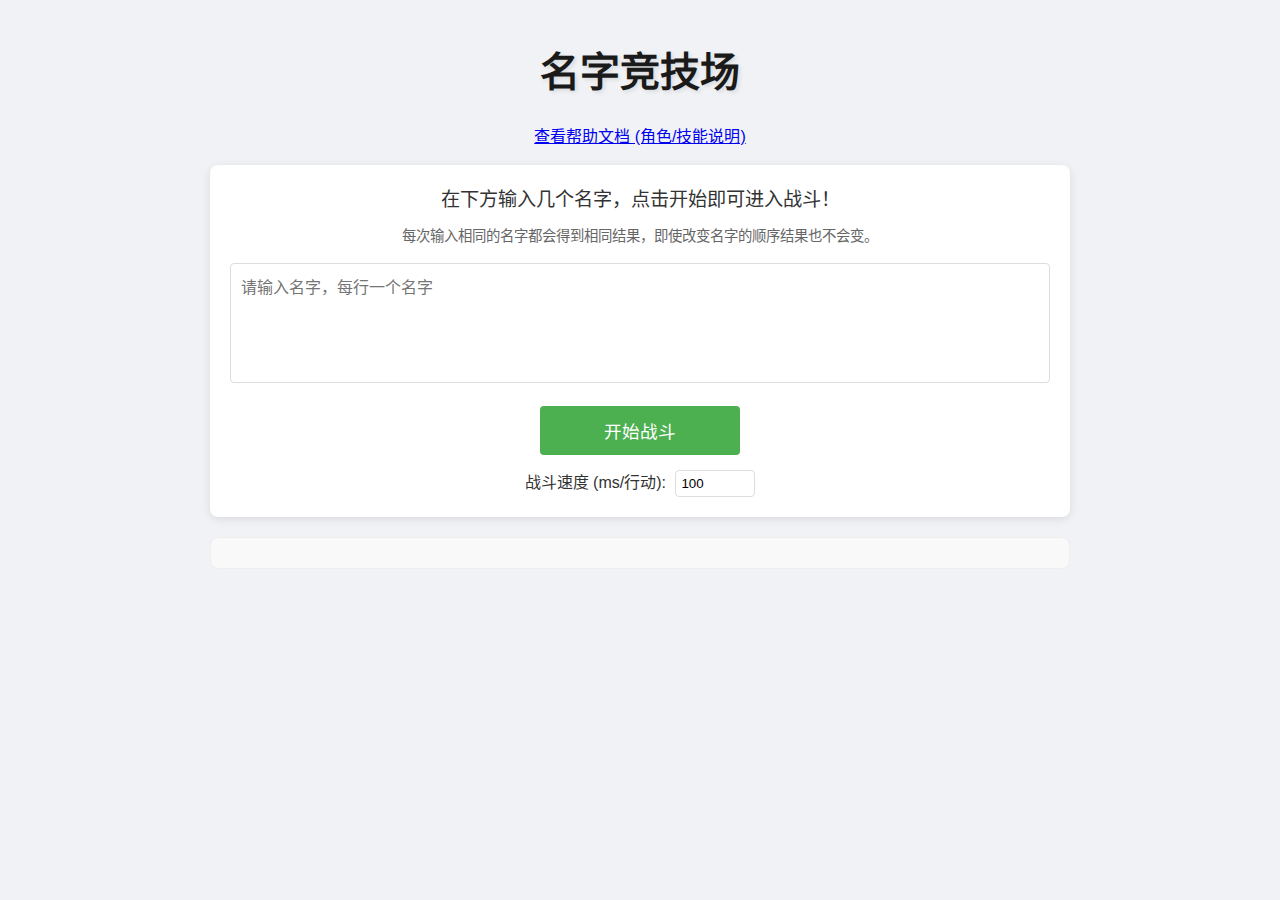
<file: index.html>
<!DOCTYPE html>
<html lang="zh-CN">
<head>
  <meta charset="UTF-8">
  <meta name="viewport" content="width=device-width, initial-scale=1.0">
  <title>名字竞技场</title>
  <link rel="stylesheet" href="./styles.css">
</head>
<body>
  <div class="container">
    <h1>名字竞技场</h1>
    <div style="text-align: center; margin-bottom: 15px;">
      <a href="./help.html" target="_blank">查看帮助文档 (角色/技能说明)</a>
    </div>
    <div class="input-area">
      <p class="description">在下方输入几个名字，点击开始即可进入战斗！</p>
      <p class="sub-description">每次输入相同的名字都会得到相同结果，即使改变名字的顺序结果也不会变。</p>
      <textarea id="names-input" placeholder="请输入名字，每行一个名字"></textarea>
      <button id="start-battle">开始战斗</button>
      <div class="speed-control">
        <label for="battle-speed">战斗速度 (ms/行动): </label>
        <input type="number" id="battle-speed" value="100" min="0" max="2000" step="50">
      </div>
    </div>
    <div id="health-bars" class="health-bars-container"></div>
    <div class="battle-area" id="battle-area">
      <div class="battle-log" id="battle-log"></div>
      <div class="battle-result" id="battle-result"></div>
    </div>
  </div>
  <script src="./scripts/utils.js"></script>
  <script src="./scripts/character.js"></script>
  <script src="./scripts/skills.js"></script>
  <script src="./scripts/battle.js"></script>
  <script src="./scripts/main.js"></script>
</body>
</html>
</file>
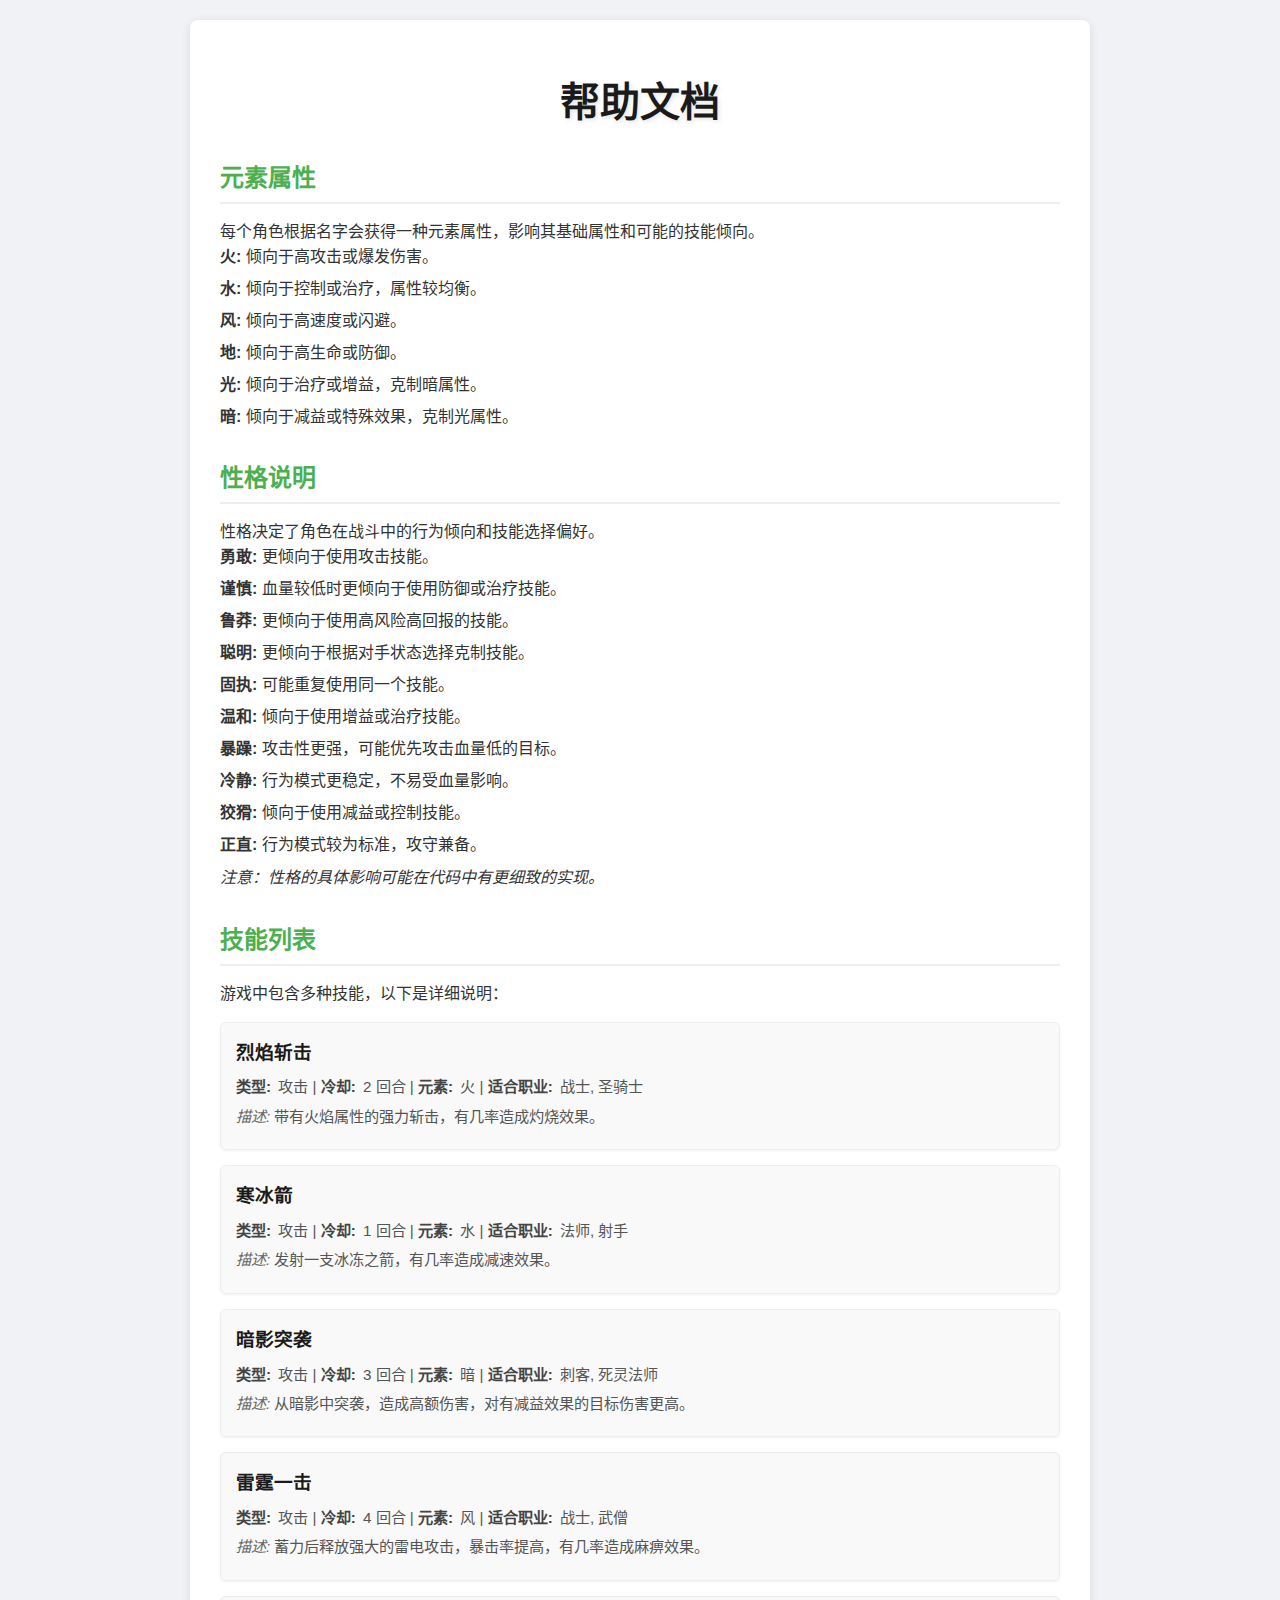
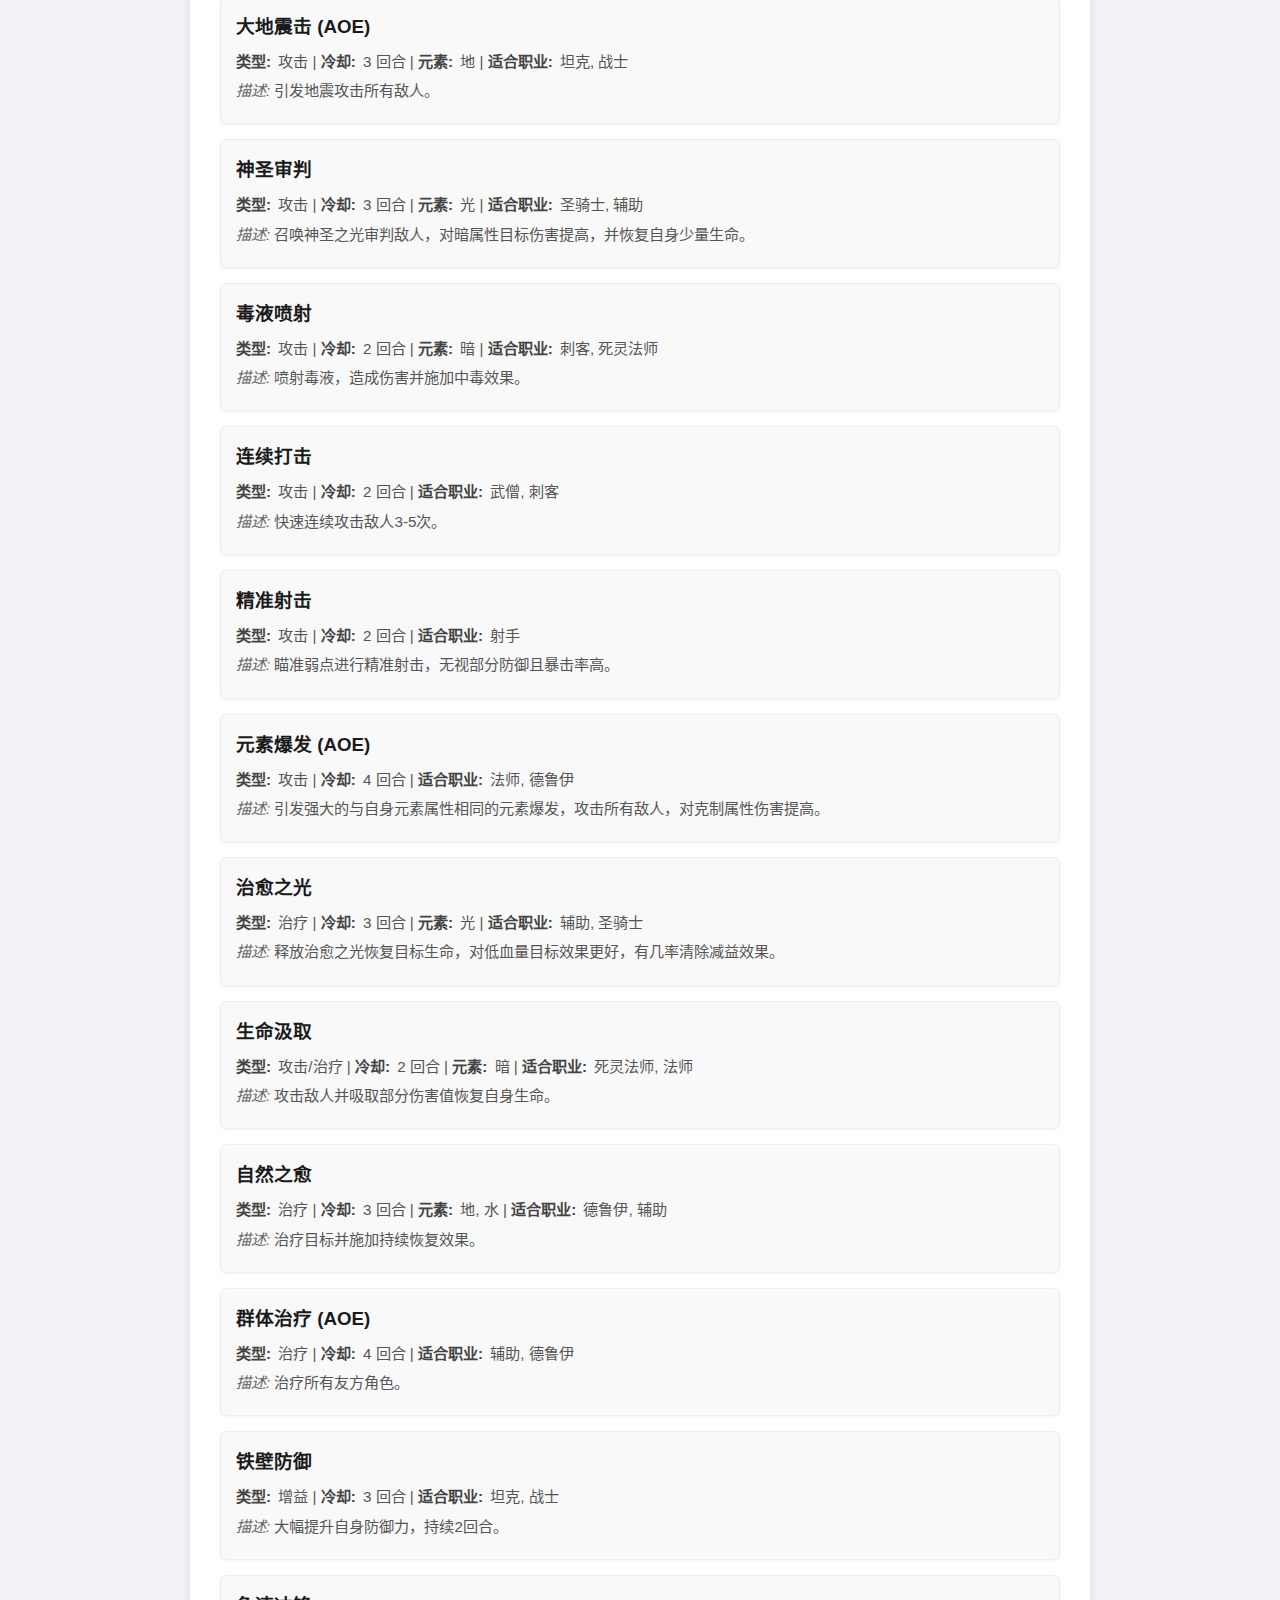
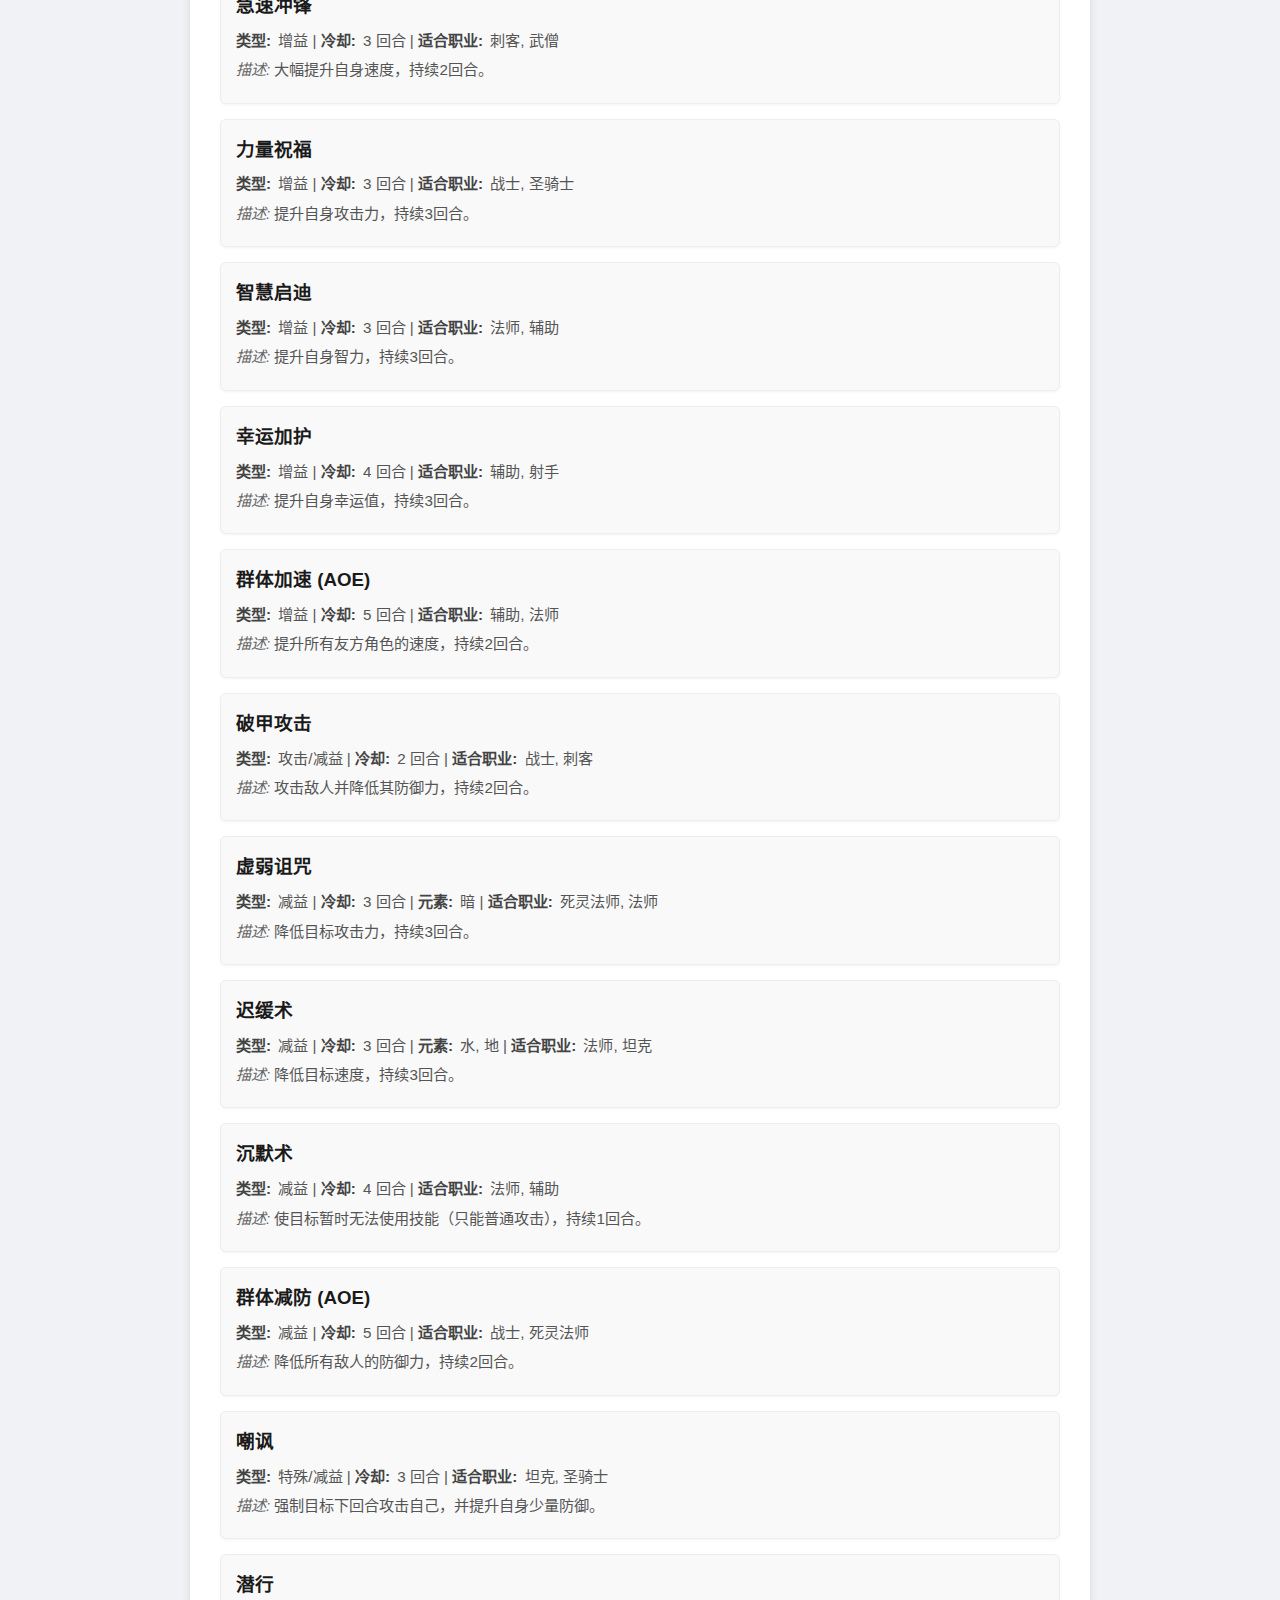
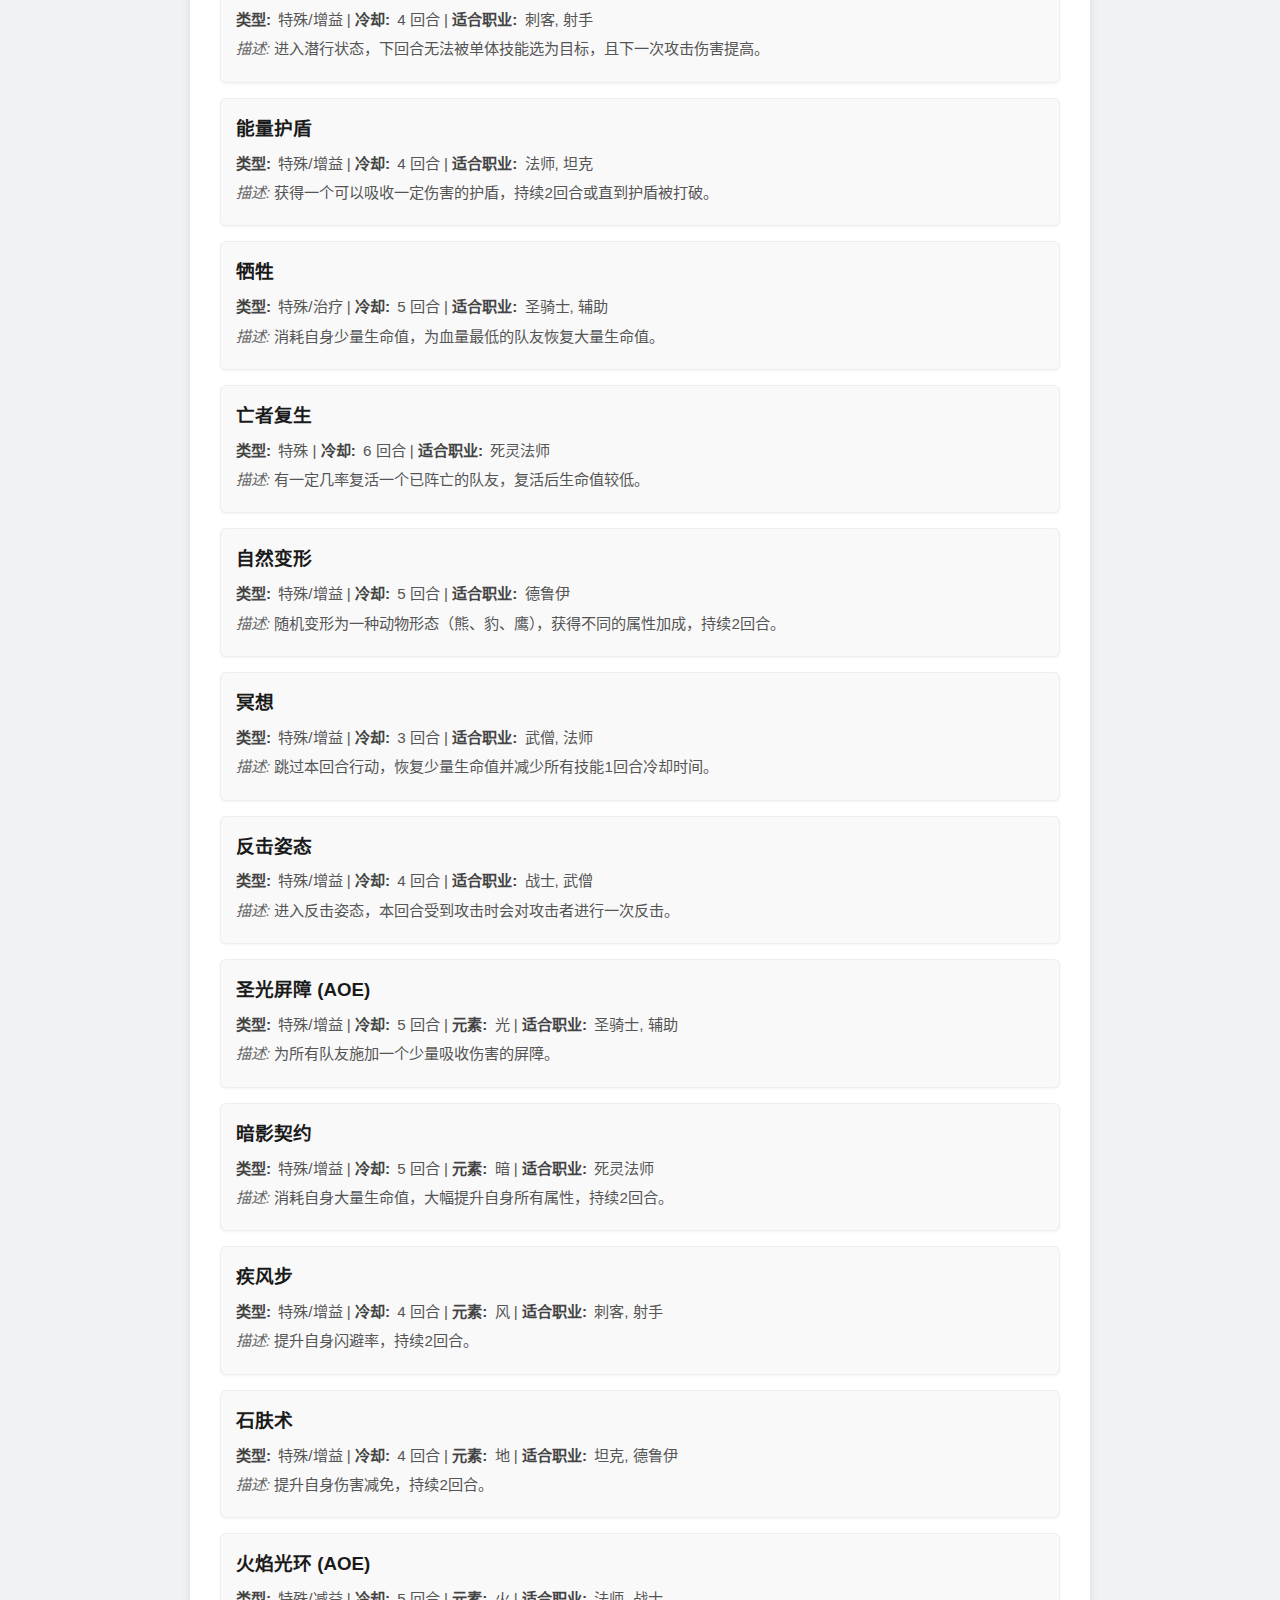
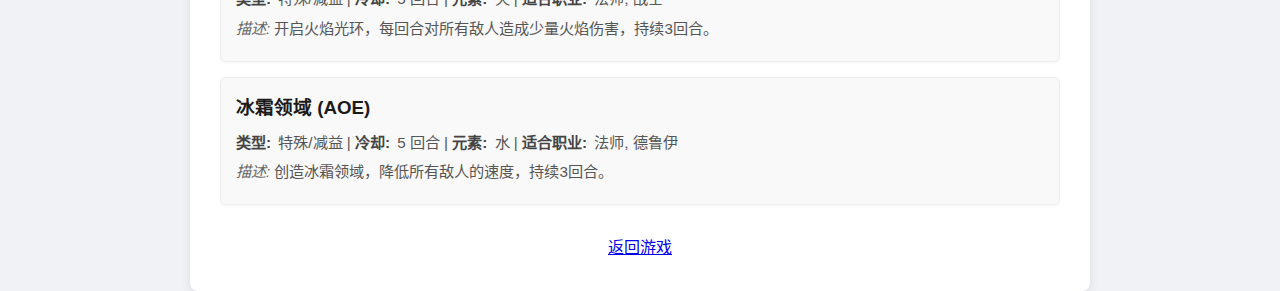
<file: help.html>
<!DOCTYPE html>
<html lang="zh-CN">
<head>
  <meta charset="UTF-8">
  <meta name="viewport" content="width=device-width, initial-scale=1.0">
  <title>名字竞技场 - 帮助文档</title>
  <link rel="stylesheet" href="./styles.css"> <!-- 链接到现有的样式表 -->
  <!-- 稍后可以在 styles.css 中添加 help 页面的特定样式 -->
</head>
<body>
  <div class="container help-container"> <!-- 添加 help-container 类以便添加特定样式 -->
    <h1>帮助文档</h1>

    <section id="elements">
      <h2>元素属性</h2>
      <p>每个角色根据名字会获得一种元素属性，影响其基础属性和可能的技能倾向。</p>
      <ul id="element-list">
        <li><strong>火:</strong> 倾向于高攻击或爆发伤害。</li>
        <li><strong>水:</strong> 倾向于控制或治疗，属性较均衡。</li>
        <li><strong>风:</strong> 倾向于高速度或闪避。</li>
        <li><strong>地:</strong> 倾向于高生命或防御。</li>
        <li><strong>光:</strong> 倾向于治疗或增益，克制暗属性。</li>
        <li><strong>暗:</strong> 倾向于减益或特殊效果，克制光属性。</li>
      </ul>
    </section>

    <section id="personalities">
      <h2>性格说明</h2>
      <p>性格决定了角色在战斗中的行为倾向和技能选择偏好。</p>
      <ul id="personality-list">
        <li><strong>勇敢:</strong> 更倾向于使用攻击技能。</li>
        <li><strong>谨慎:</strong> 血量较低时更倾向于使用防御或治疗技能。</li>
        <li><strong>鲁莽:</strong> 更倾向于使用高风险高回报的技能。</li>
        <li><strong>聪明:</strong> 更倾向于根据对手状态选择克制技能。</li>
        <li><strong>固执:</strong> 可能重复使用同一个技能。</li>
        <li><strong>温和:</strong> 倾向于使用增益或治疗技能。</li>
        <li><strong>暴躁:</strong> 攻击性更强，可能优先攻击血量低的目标。</li>
        <li><strong>冷静:</strong> 行为模式更稳定，不易受血量影响。</li>
        <li><strong>狡猾:</strong> 倾向于使用减益或控制技能。</li>
        <li><strong>正直:</strong> 行为模式较为标准，攻守兼备。</li>
      </ul>
      <p><em>注意：性格的具体影响可能在代码中有更细致的实现。</em></p>
    </section>

    <section id="skills">
      <h2>技能列表</h2>
      <p>游戏中包含多种技能，以下是详细说明：</p>
      <div id="skill-list">
           <div class="skill-item">
             <h3>烈焰斩击</h3>
             <p><strong>类型:</strong> 攻击 | <strong>冷却:</strong> 2 回合 | <strong>元素:</strong> 火 | <strong>适合职业:</strong> 战士, 圣骑士</p>
             <p><em>描述:</em> 带有火焰属性的强力斩击，有几率造成灼烧效果。</p>
           </div>
           <div class="skill-item">
             <h3>寒冰箭</h3>
             <p><strong>类型:</strong> 攻击 | <strong>冷却:</strong> 1 回合 | <strong>元素:</strong> 水 | <strong>适合职业:</strong> 法师, 射手</p>
             <p><em>描述:</em> 发射一支冰冻之箭，有几率造成减速效果。</p>
           </div>
           <div class="skill-item">
             <h3>暗影突袭</h3>
             <p><strong>类型:</strong> 攻击 | <strong>冷却:</strong> 3 回合 | <strong>元素:</strong> 暗 | <strong>适合职业:</strong> 刺客, 死灵法师</p>
             <p><em>描述:</em> 从暗影中突袭，造成高额伤害，对有减益效果的目标伤害更高。</p>
           </div>
           <div class="skill-item">
             <h3>雷霆一击</h3>
             <p><strong>类型:</strong> 攻击 | <strong>冷却:</strong> 4 回合 | <strong>元素:</strong> 风 | <strong>适合职业:</strong> 战士, 武僧</p>
             <p><em>描述:</em> 蓄力后释放强大的雷电攻击，暴击率提高，有几率造成麻痹效果。</p>
           </div>
           <div class="skill-item">
             <h3>大地震击 (AOE)</h3>
             <p><strong>类型:</strong> 攻击 | <strong>冷却:</strong> 3 回合 | <strong>元素:</strong> 地 | <strong>适合职业:</strong> 坦克, 战士</p>
             <p><em>描述:</em> 引发地震攻击所有敌人。</p>
           </div>
           <div class="skill-item">
             <h3>神圣审判</h3>
             <p><strong>类型:</strong> 攻击 | <strong>冷却:</strong> 3 回合 | <strong>元素:</strong> 光 | <strong>适合职业:</strong> 圣骑士, 辅助</p>
             <p><em>描述:</em> 召唤神圣之光审判敌人，对暗属性目标伤害提高，并恢复自身少量生命。</p>
           </div>
           <div class="skill-item">
             <h3>毒液喷射</h3>
             <p><strong>类型:</strong> 攻击 | <strong>冷却:</strong> 2 回合 | <strong>元素:</strong> 暗 | <strong>适合职业:</strong> 刺客, 死灵法师</p>
             <p><em>描述:</em> 喷射毒液，造成伤害并施加中毒效果。</p>
           </div>
           <div class="skill-item">
             <h3>连续打击</h3>
             <p><strong>类型:</strong> 攻击 | <strong>冷却:</strong> 2 回合 | <strong>适合职业:</strong> 武僧, 刺客</p>
             <p><em>描述:</em> 快速连续攻击敌人3-5次。</p>
           </div>
           <div class="skill-item">
             <h3>精准射击</h3>
             <p><strong>类型:</strong> 攻击 | <strong>冷却:</strong> 2 回合 | <strong>适合职业:</strong> 射手</p>
             <p><em>描述:</em> 瞄准弱点进行精准射击，无视部分防御且暴击率高。</p>
           </div>
           <div class="skill-item">
             <h3>元素爆发 (AOE)</h3>
             <p><strong>类型:</strong> 攻击 | <strong>冷却:</strong> 4 回合 | <strong>适合职业:</strong> 法师, 德鲁伊</p>
             <p><em>描述:</em> 引发强大的与自身元素属性相同的元素爆发，攻击所有敌人，对克制属性伤害提高。</p>
           </div>
           <div class="skill-item">
             <h3>治愈之光</h3>
             <p><strong>类型:</strong> 治疗 | <strong>冷却:</strong> 3 回合 | <strong>元素:</strong> 光 | <strong>适合职业:</strong> 辅助, 圣骑士</p>
             <p><em>描述:</em> 释放治愈之光恢复目标生命，对低血量目标效果更好，有几率清除减益效果。</p>
           </div>
           <div class="skill-item">
             <h3>生命汲取</h3>
             <p><strong>类型:</strong> 攻击/治疗 | <strong>冷却:</strong> 2 回合 | <strong>元素:</strong> 暗 | <strong>适合职业:</strong> 死灵法师, 法师</p>
             <p><em>描述:</em> 攻击敌人并吸取部分伤害值恢复自身生命。</p>
           </div>
           <div class="skill-item">
             <h3>自然之愈</h3>
             <p><strong>类型:</strong> 治疗 | <strong>冷却:</strong> 3 回合 | <strong>元素:</strong> 地, 水 | <strong>适合职业:</strong> 德鲁伊, 辅助</p>
             <p><em>描述:</em> 治疗目标并施加持续恢复效果。</p>
           </div>
           <div class="skill-item">
             <h3>群体治疗 (AOE)</h3>
             <p><strong>类型:</strong> 治疗 | <strong>冷却:</strong> 4 回合 | <strong>适合职业:</strong> 辅助, 德鲁伊</p>
             <p><em>描述:</em> 治疗所有友方角色。</p>
           </div>
           <div class="skill-item">
             <h3>铁壁防御</h3>
             <p><strong>类型:</strong> 增益 | <strong>冷却:</strong> 3 回合 | <strong>适合职业:</strong> 坦克, 战士</p>
             <p><em>描述:</em> 大幅提升自身防御力，持续2回合。</p>
           </div>
           <div class="skill-item">
             <h3>急速冲锋</h3>
             <p><strong>类型:</strong> 增益 | <strong>冷却:</strong> 3 回合 | <strong>适合职业:</strong> 刺客, 武僧</p>
             <p><em>描述:</em> 大幅提升自身速度，持续2回合。</p>
           </div>
           <div class="skill-item">
             <h3>力量祝福</h3>
             <p><strong>类型:</strong> 增益 | <strong>冷却:</strong> 3 回合 | <strong>适合职业:</strong> 战士, 圣骑士</p>
             <p><em>描述:</em> 提升自身攻击力，持续3回合。</p>
           </div>
           <div class="skill-item">
             <h3>智慧启迪</h3>
             <p><strong>类型:</strong> 增益 | <strong>冷却:</strong> 3 回合 | <strong>适合职业:</strong> 法师, 辅助</p>
             <p><em>描述:</em> 提升自身智力，持续3回合。</p>
           </div>
           <div class="skill-item">
             <h3>幸运加护</h3>
             <p><strong>类型:</strong> 增益 | <strong>冷却:</strong> 4 回合 | <strong>适合职业:</strong> 辅助, 射手</p>
             <p><em>描述:</em> 提升自身幸运值，持续3回合。</p>
           </div>
           <div class="skill-item">
             <h3>群体加速 (AOE)</h3>
             <p><strong>类型:</strong> 增益 | <strong>冷却:</strong> 5 回合 | <strong>适合职业:</strong> 辅助, 法师</p>
             <p><em>描述:</em> 提升所有友方角色的速度，持续2回合。</p>
           </div>
           <div class="skill-item">
             <h3>破甲攻击</h3>
             <p><strong>类型:</strong> 攻击/减益 | <strong>冷却:</strong> 2 回合 | <strong>适合职业:</strong> 战士, 刺客</p>
             <p><em>描述:</em> 攻击敌人并降低其防御力，持续2回合。</p>
           </div>
           <div class="skill-item">
             <h3>虚弱诅咒</h3>
             <p><strong>类型:</strong> 减益 | <strong>冷却:</strong> 3 回合 | <strong>元素:</strong> 暗 | <strong>适合职业:</strong> 死灵法师, 法师</p>
             <p><em>描述:</em> 降低目标攻击力，持续3回合。</p>
           </div>
           <div class="skill-item">
             <h3>迟缓术</h3>
             <p><strong>类型:</strong> 减益 | <strong>冷却:</strong> 3 回合 | <strong>元素:</strong> 水, 地 | <strong>适合职业:</strong> 法师, 坦克</p>
             <p><em>描述:</em> 降低目标速度，持续3回合。</p>
           </div>
           <div class="skill-item">
             <h3>沉默术</h3>
             <p><strong>类型:</strong> 减益 | <strong>冷却:</strong> 4 回合 | <strong>适合职业:</strong> 法师, 辅助</p>
             <p><em>描述:</em> 使目标暂时无法使用技能（只能普通攻击），持续1回合。</p>
           </div>
           <div class="skill-item">
             <h3>群体减防 (AOE)</h3>
             <p><strong>类型:</strong> 减益 | <strong>冷却:</strong> 5 回合 | <strong>适合职业:</strong> 战士, 死灵法师</p>
             <p><em>描述:</em> 降低所有敌人的防御力，持续2回合。</p>
           </div>
           <div class="skill-item">
             <h3>嘲讽</h3>
             <p><strong>类型:</strong> 特殊/减益 | <strong>冷却:</strong> 3 回合 | <strong>适合职业:</strong> 坦克, 圣骑士</p>
             <p><em>描述:</em> 强制目标下回合攻击自己，并提升自身少量防御。</p>
           </div>
           <div class="skill-item">
             <h3>潜行</h3>
             <p><strong>类型:</strong> 特殊/增益 | <strong>冷却:</strong> 4 回合 | <strong>适合职业:</strong> 刺客, 射手</p>
             <p><em>描述:</em> 进入潜行状态，下回合无法被单体技能选为目标，且下一次攻击伤害提高。</p>
           </div>
           <div class="skill-item">
             <h3>能量护盾</h3>
             <p><strong>类型:</strong> 特殊/增益 | <strong>冷却:</strong> 4 回合 | <strong>适合职业:</strong> 法师, 坦克</p>
             <p><em>描述:</em> 获得一个可以吸收一定伤害的护盾，持续2回合或直到护盾被打破。</p>
           </div>
           <div class="skill-item">
             <h3>牺牲</h3>
             <p><strong>类型:</strong> 特殊/治疗 | <strong>冷却:</strong> 5 回合 | <strong>适合职业:</strong> 圣骑士, 辅助</p>
             <p><em>描述:</em> 消耗自身少量生命值，为血量最低的队友恢复大量生命值。</p>
           </div>
           <div class="skill-item">
             <h3>亡者复生</h3>
             <p><strong>类型:</strong> 特殊 | <strong>冷却:</strong> 6 回合 | <strong>适合职业:</strong> 死灵法师</p>
             <p><em>描述:</em> 有一定几率复活一个已阵亡的队友，复活后生命值较低。</p>
           </div>
           <div class="skill-item">
             <h3>自然变形</h3>
             <p><strong>类型:</strong> 特殊/增益 | <strong>冷却:</strong> 5 回合 | <strong>适合职业:</strong> 德鲁伊</p>
             <p><em>描述:</em> 随机变形为一种动物形态（熊、豹、鹰），获得不同的属性加成，持续2回合。</p>
           </div>
           <div class="skill-item">
             <h3>冥想</h3>
             <p><strong>类型:</strong> 特殊/增益 | <strong>冷却:</strong> 3 回合 | <strong>适合职业:</strong> 武僧, 法师</p>
             <p><em>描述:</em> 跳过本回合行动，恢复少量生命值并减少所有技能1回合冷却时间。</p>
           </div>
           <div class="skill-item">
             <h3>反击姿态</h3>
             <p><strong>类型:</strong> 特殊/增益 | <strong>冷却:</strong> 4 回合 | <strong>适合职业:</strong> 战士, 武僧</p>
             <p><em>描述:</em> 进入反击姿态，本回合受到攻击时会对攻击者进行一次反击。</p>
           </div>
           <div class="skill-item">
             <h3>圣光屏障 (AOE)</h3>
             <p><strong>类型:</strong> 特殊/增益 | <strong>冷却:</strong> 5 回合 | <strong>元素:</strong> 光 | <strong>适合职业:</strong> 圣骑士, 辅助</p>
             <p><em>描述:</em> 为所有队友施加一个少量吸收伤害的屏障。</p>
           </div>
           <div class="skill-item">
             <h3>暗影契约</h3>
             <p><strong>类型:</strong> 特殊/增益 | <strong>冷却:</strong> 5 回合 | <strong>元素:</strong> 暗 | <strong>适合职业:</strong> 死灵法师</p>
             <p><em>描述:</em> 消耗自身大量生命值，大幅提升自身所有属性，持续2回合。</p>
           </div>
           <div class="skill-item">
             <h3>疾风步</h3>
             <p><strong>类型:</strong> 特殊/增益 | <strong>冷却:</strong> 4 回合 | <strong>元素:</strong> 风 | <strong>适合职业:</strong> 刺客, 射手</p>
             <p><em>描述:</em> 提升自身闪避率，持续2回合。</p>
           </div>
           <div class="skill-item">
             <h3>石肤术</h3>
             <p><strong>类型:</strong> 特殊/增益 | <strong>冷却:</strong> 4 回合 | <strong>元素:</strong> 地 | <strong>适合职业:</strong> 坦克, 德鲁伊</p>
             <p><em>描述:</em> 提升自身伤害减免，持续2回合。</p>
           </div>
           <div class="skill-item">
             <h3>火焰光环 (AOE)</h3>
             <p><strong>类型:</strong> 特殊/减益 | <strong>冷却:</strong> 5 回合 | <strong>元素:</strong> 火 | <strong>适合职业:</strong> 法师, 战士</p>
             <p><em>描述:</em> 开启火焰光环，每回合对所有敌人造成少量火焰伤害，持续3回合。</p>
           </div>
           <div class="skill-item">
             <h3>冰霜领域 (AOE)</h3>
             <p><strong>类型:</strong> 特殊/减益 | <strong>冷却:</strong> 5 回合 | <strong>元素:</strong> 水 | <strong>适合职业:</strong> 法师, 德鲁伊</p>
             <p><em>描述:</em> 创造冰霜领域，降低所有敌人的速度，持续3回合。</p>
           </div>
           <!-- 更多技能... -->
         </div>
    </section>

    <div style="text-align: center; margin-top: 30px;">
      <a href="./index.html">返回游戏</a>
    </div>

  </div>
  <!-- 如果需要特定的 JS 功能，可以在这里添加 -->
</body>
</html>
</file>
<file: styles.css>
* {
  margin: 0;
  padding: 0;
  box-sizing: border-box;
}

body {
  font-family: 'Microsoft YaHei', sans-serif;
  background-color: #f0f2f5;
  color: #333;
  line-height: 1.6;
}

.container {
  max-width: 900px;
  margin: 0 auto;
  padding: 20px;
}

h1 {
  text-align: center;
  margin: 20px 0;
  color: #1a1a1a;
  font-size: 2.5rem;
  text-shadow: 2px 2px 4px rgba(0, 0, 0, 0.1);
}

.input-area {
  background-color: white;
  padding: 20px;
  border-radius: 8px;
  box-shadow: 0 2px 10px rgba(0, 0, 0, 0.1);
  margin-bottom: 20px;
}

.description {
  font-size: 1.2rem;
  margin-bottom: 10px;
  text-align: center;
}

.sub-description {
  font-size: 0.9rem;
  color: #666;
  margin-bottom: 15px;
  text-align: center;
}

#names-input {
  width: 100%;
  height: 120px;
  padding: 10px;
  border: 1px solid #ddd;
  border-radius: 4px;
  resize: none;
  font-size: 1rem;
  margin-bottom: 15px;
}

#start-battle {
  display: block;
  width: 200px;
  margin: 0 auto;
  padding: 12px;
  background-color: #4caf50;
  color: white;
  border: none;
  border-radius: 4px;
  font-size: 1.1rem;
  cursor: pointer;
  transition: background-color 0.3s;
}

#start-battle:hover {
  background-color: #45a049;
}

.speed-control {
  margin-top: 15px;
  text-align: center;
}

.speed-control label {
  margin-right: 5px;
}

.speed-control input {
  width: 80px;
  padding: 5px;
  border: 1px solid #ddd;
  border-radius: 4px;
}

.health-bars-container {
  margin-bottom: 20px;
  padding: 15px; /* 增加内边距 */
  background-color: #f9f9f9;
  border: 1px solid #eee;
  border-radius: 8px; /* 增加圆角 */
  display: flex;
  flex-direction: column; /* 改为垂直排列 */
  gap: 10px; /* 调整间距 */
}

.health-bar-container { /* 新增，用于包裹每个角色的信息和血条 */
  background-color: white;
  padding: 10px;
  border-radius: 6px;
  box-shadow: 0 1px 3px rgba(0,0,0,0.05);
}

.health-bar-info {
  margin-bottom: 5px;
}

.character-details {
  font-size: 0.8em;
  color: #666;
  margin-top: 3px;
  line-height: 1.4;
}

.character-details span {
  margin-right: 5px;
  display: inline-block; /* 确保换行 */
}

.used-skill {
  color: #e91e63; /* 醒目的粉色 */
  font-weight: bold;
  margin-left: 8px;
  font-size: 0.9em;
  background-color: #fce4ec; /* 淡粉色背景 */
  padding: 2px 5px;
  border-radius: 3px;
}

.health-bar {
  width: 100%; /* 改为占满父容器宽度 */
  /* display: flex; */ /* 移除flex，因为外部已有容器 */
  /* flex-direction: column; */
}

.health-bar-label {
  font-size: 0.95rem; /* 稍微增大字体 */
  margin-bottom: 3px;
  /* white-space: nowrap; */ /* 允许换行 */
  /* overflow: hidden; */
  /* text-overflow: ellipsis; */
  display: flex; /* 使用flex布局对齐技能提示 */
  justify-content: space-between;
  align-items: center;
  flex-wrap: wrap; /* 允许换行 */
}

.health-bar-track {
  width: 100%;
  height: 10px;
  background-color: #e0e0e0;
  border-radius: 5px;
  overflow: hidden;
}

.health-bar-fill {
  height: 100%;
  background-color: #4CAF50; /* Green for health */
  border-radius: 5px;
  transition: width 0.3s ease-in-out;
}

.health-bar-fill.low {
  background-color: #ff9800; /* Orange for low health */
}

.health-bar-fill.critical {
  background-color: #f44336; /* Red for critical health */
}

.battle-area {
  display: none;
  background-color: white;
  padding: 20px;
  border-radius: 8px;
  box-shadow: 0 2px 10px rgba(0, 0, 0, 0.1);
}

.battle-log {
  margin-bottom: 20px;
  max-height: 400px;
  overflow-y: auto;
  padding: 15px;
  border: 1px solid #eee;
  border-radius: 4px;
  background-color: #fafafa;
}

/* 技能选择界面 */
.skill-selection {
  background: rgba(0, 0, 0, 0.8);
  padding: 20px;
  border-radius: 10px;
  margin: 10px 0;
  color: white;
}

.skill-selection-title {
  font-size: 1.2em;
  margin-bottom: 15px;
  text-align: center;
}

.skill-options {
  display: flex;
  gap: 10px;
  justify-content: center;
  flex-wrap: wrap;
}

.skill-option {
  background: linear-gradient(to bottom, #4a90e2, #357abd);
  border: none;
  border-radius: 5px;
  padding: 10px 15px;
  color: white;
  cursor: pointer;
  min-width: 150px;
  transition: transform 0.2s, box-shadow 0.2s;
}

.skill-option:hover {
  transform: translateY(-2px);
  box-shadow: 0 4px 8px rgba(0, 0, 0, 0.2);
}

.skill-name {
  font-weight: bold;
  margin-bottom: 5px;
}

.skill-description {
  font-size: 0.9em;
  opacity: 0.9;
}

.battle-result {
  text-align: center;
  font-size: 1.3rem;
  font-weight: bold;
  padding: 15px;
  border-top: 1px solid #eee;
}

.character {
  margin-bottom: 15px;
  padding: 10px;
  border-radius: 4px;
  background-color: #f9f9f9;
}

.character-name {
  font-weight: bold;
  font-size: 1.2rem;
  margin-bottom: 5px;
}

.character-stats {
  display: flex;
  flex-wrap: wrap;
  gap: 10px;
  margin-bottom: 5px;
}

.stat {
  background-color: #eee;
  padding: 3px 8px;
  border-radius: 10px;
  font-size: 0.9rem;
}

.skill-used {
  color: #2196F3;
  font-weight: bold;
}

.damage {
  color: #F44336;
  font-weight: bold;
}

.heal {
  color: #4CAF50;
  font-weight: bold;
}

.buff {
  color: #9C27B0;
  font-weight: bold;
}

.debuff {
  color: #FF9800;
  font-weight: bold;
}

.critical {
  color: #F44336;
  font-weight: bold;
  font-size: 1.1em;
}

.winner {
  color: #4CAF50;
  font-size: 1.5rem;
  margin-top: 10px;
  text-shadow: 1px 1px 2px rgba(0, 0, 0, 0.1);
}

.battle-round {
  font-weight: bold;
  margin: 10px 0;
  padding: 5px;
  background-color: #e9e9e9;
  border-radius: 4px;
}

.action {
  margin: 5px 0;
  padding: 5px;
  border-left: 3px solid #ddd;
}

.death {
  color: #d32f2f;
  font-weight: bold;
}

@keyframes fadeIn {
  from { opacity: 0; }
  to { opacity: 1; }
}

.fade-in {
  animation: fadeIn 0.5s ease-in;
}

@keyframes highlight {
  0% { background-color: transparent; }
  50% { background-color: rgba(255, 235, 59, 0.3); }
  100% { background-color: transparent; }
}

.highlight {
  animation: highlight 1s ease-in-out;
}

/* Help Page Styles */
.help-container {
  background-color: white;
  padding: 30px;
  border-radius: 8px;
  box-shadow: 0 2px 10px rgba(0, 0, 0, 0.1);
  margin-top: 20px;
}

.help-container h2 {
  margin-top: 25px;
  margin-bottom: 15px;
  padding-bottom: 5px;
  border-bottom: 2px solid #eee;
  color: #4caf50;
}

.help-container section {
  margin-bottom: 30px;
}

.help-container ul {
  list-style: none;
  padding-left: 0;
}

.help-container li {
  margin-bottom: 8px;
  line-height: 1.5;
}

.help-container strong {
  color: #333;
}

#skill-list {
  margin-top: 15px;
}

.skill-item {
  background-color: #f9f9f9;
  border: 1px solid #eee;
  border-radius: 6px;
  padding: 15px;
  margin-bottom: 15px;
  box-shadow: 0 1px 3px rgba(0,0,0,0.05);
}

.skill-item h3 {
  margin-top: 0;
  margin-bottom: 8px;
  color: #1a1a1a;
}

.skill-item p {
  margin-bottom: 5px;
  font-size: 0.95rem;
  color: #555;
}

.skill-item p strong {
  color: #444;
  margin-right: 3px;
}

.skill-item em {
  color: #666;
  font-style: italic;
}
</file>
